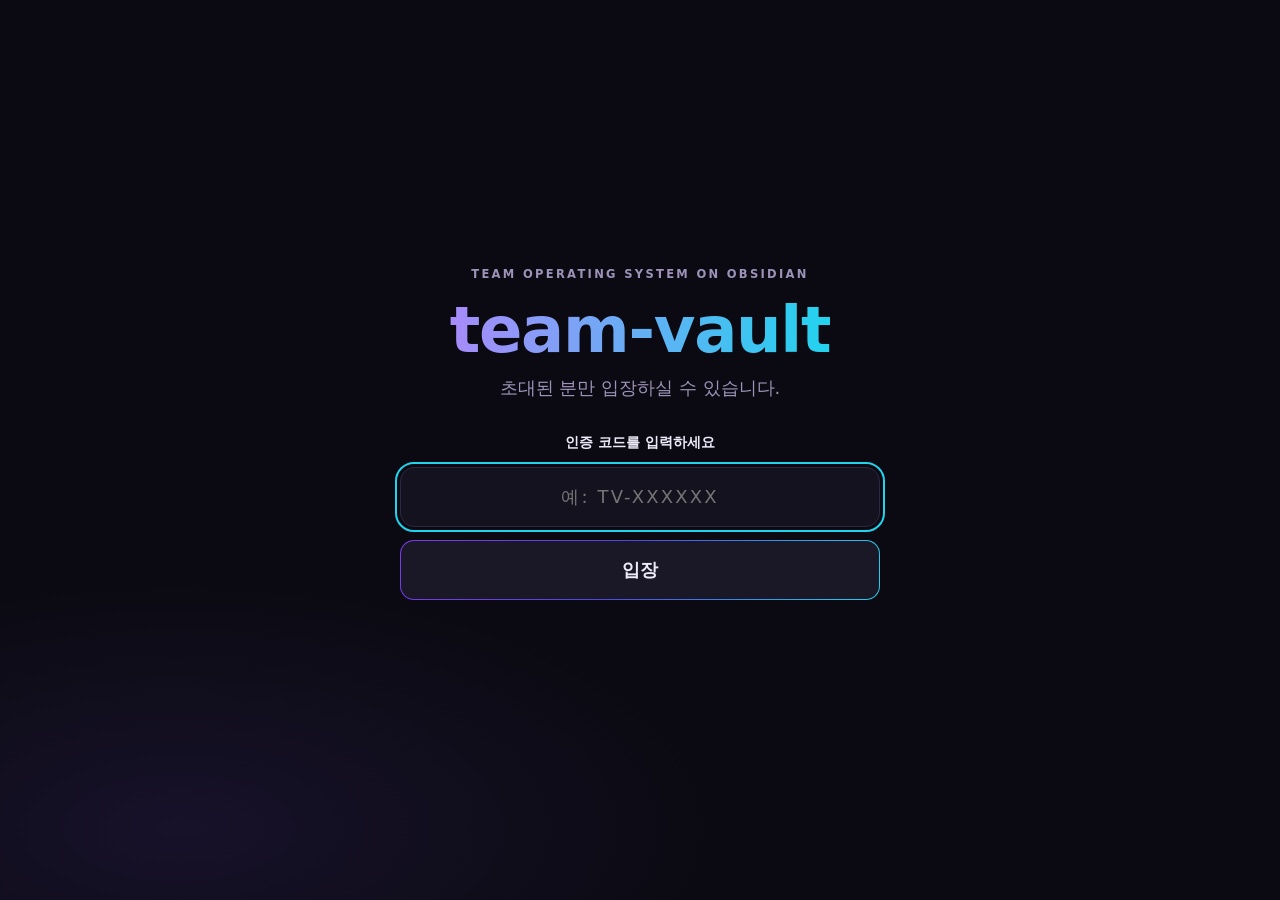
<file: index.html>
<!DOCTYPE html>
<html lang="ko">
<head>
  <meta charset="UTF-8">
  <meta name="viewport" content="width=device-width, initial-scale=1.0">
  <title>team-vault — 초대 전용</title>
  <meta name="description" content="team-vault — 초대된 분만 입장하실 수 있습니다.">
  <meta name="theme-color" content="#0b0a12">
  <link rel="icon" href="data:image/svg+xml,%3Csvg xmlns='http://www.w3.org/2000/svg' viewBox='0 0 64 64'%3E%3Cdefs%3E%3ClinearGradient id='g' x1='0' y1='0' x2='1' y2='1'%3E%3Cstop offset='0' stop-color='%237c3aed'/%3E%3Cstop offset='1' stop-color='%234f46e5'/%3E%3C/linearGradient%3E%3C/defs%3E%3Crect width='64' height='64' rx='14' fill='url(%23g)'/%3E%3Ccircle cx='32' cy='18' r='5' fill='%23fff'/%3E%3Ccircle cx='18' cy='42' r='5' fill='%23fff'/%3E%3Ccircle cx='46' cy='42' r='5' fill='%23fff'/%3E%3Cpath d='M32 18L18 42M32 18L46 42M18 42L46 42' stroke='%23fff' stroke-width='3' stroke-linecap='round'/%3E%3C/svg%3E">
  <link rel="stylesheet" href="styles.css">
</head>
<body>
  <main class="gate-wrap">
    <div class="gate-box">
      <p class="hero-kicker">TEAM OPERATING SYSTEM ON OBSIDIAN</p>
      <h1><span class="grad-text">team-vault</span></h1>
      <p class="gate-lead">초대된 분만 입장하실 수 있습니다.</p>
      <form id="gate-form" autocomplete="off">
        <label class="gate-label" for="gate-input">인증 코드를 입력하세요</label>
        <input id="gate-input" name="code" type="text" inputmode="text" autocomplete="off" autocapitalize="characters" spellcheck="false" aria-describedby="gate-status" placeholder="예: TV-XXXXXX">
        <button type="submit" class="gate-btn">입장</button>
      </form>
      <p id="gate-status" class="gate-status" role="status" aria-live="polite"></p>
    </div>
  </main>
  <script src="codes.js"></script>
  <script src="gate.js"></script>
</body>
</html>
</file>
<file: styles.css>
:root {
  /* 잉크 & 표면 */
  --bg: #0b0a12;
  --bg-elev: #14121f;
  --bg-card: #1a1726;
  --line: #2c2740;
  /* 텍스트 */
  --text: #ece9f8;
  --text-dim: #9b93b8;
  /* 오로라 팔레트 (그라데이션 소재) */
  --violet: #a78bfa;
  --purple: #7c3aed;
  --indigo: #4f46e5;
  --cyan: #22d3ee;
  --grad-aurora: linear-gradient(115deg, var(--purple), var(--indigo) 45%, var(--cyan));
  --grad-text: linear-gradient(90deg, var(--violet), var(--cyan));
  /* 타이포 스케일 (위계 대비 크게) */
  --text-hero: clamp(2.6rem, 1.2rem + 6vw, 6rem);
  --text-h2: clamp(1.6rem, 1rem + 2.5vw, 2.6rem);
  --text-base: clamp(1rem, 0.95rem + 0.3vw, 1.125rem);
  /* 리듬 */
  --space-section: clamp(5rem, 3rem + 8vw, 11rem);
  --radius: 14px;
  --ease: cubic-bezier(0.16, 1, 0.3, 1);
  --dur: 500ms;
  --shadow-panel: 0 18px 36px -24px color-mix(in srgb, var(--bg) 65%, transparent);
  --grad-border: linear-gradient(var(--bg-card), var(--bg-card)) padding-box, var(--grad-aurora) border-box;
  --warn: #ffb4b4;
}
html { scroll-behavior: smooth; }
* { box-sizing: border-box; }
body { margin: 0; color: var(--text);
  /* 히어로→콘텐츠 전환부에 오로라의 여운 존 — 아래로 자연히 사라짐(V6 조화 패스) */
  background:
    radial-gradient(70% 46vh at 14% 92vh, color-mix(in oklab, var(--bg), var(--purple) 13%), transparent 60%),
    radial-gradient(64% 40vh at 88% 138vh, color-mix(in oklab, var(--bg), var(--cyan) 9%), transparent 58%),
    var(--bg);
  font-family: "Pretendard Variable", "Apple SD Gothic Neo", "Segoe UI", "Malgun Gothic", system-ui, sans-serif;
  font-size: var(--text-base); line-height: 1.7; overflow-x: hidden; }
:focus-visible { outline: 2px solid var(--cyan); outline-offset: 3px; border-radius: 4px; }
[hidden] { display: none !important; } /* author display 규칙이 hidden 속성을 이기지 못하게 (W6 리뷰 Critical) */
@media (prefers-reduced-motion: reduce) {
  html { scroll-behavior: auto; }
  *, *::before, *::after { animation: none !important; transition: none !important; }
}

/* ===== Hero (T2) ===== */
#hero {
  position: relative;
  min-height: 100svh;
  display: flex;
  align-items: center;
  overflow: hidden;
  isolation: isolate;
}

/* 오로라 2장: transform만 애니메이트 */
#hero::before,
#hero::after {
  content: "";
  position: absolute;
  inset: -25%;
  z-index: 0;
  pointer-events: none;
  filter: blur(96px);
  will-change: transform;
}

#hero::before {
  background:
    radial-gradient(44% 44% at 22% 28%, rgba(124, 58, 237, .78), transparent 72%),
    radial-gradient(36% 36% at 58% 68%, rgba(79, 70, 229, .68), transparent 72%);
  animation: aurora-drift-a 60s var(--ease) infinite alternate;
}

#hero::after {
  background: radial-gradient(40% 40% at 80% 22%, rgba(34, 211, 238, .57), transparent 72%);
  animation: aurora-drift-b 90s var(--ease) infinite alternate;
}

@keyframes aurora-drift-a {
  0%   { transform: translate3d(0, 0, 0) scale(1); }
  50%  { transform: translate3d(6%, -8%, 0) scale(1.12); }
  100% { transform: translate3d(-6%, 5%, 0) scale(1.05); }
}

@keyframes aurora-drift-b {
  0%   { transform: translate3d(0, 0, 0) scale(1); }
  50%  { transform: translate3d(-9%, 6%, 0) scale(1.08); }
  100% { transform: translate3d(7%, -5%, 0) scale(1); }
}

#graph-canvas {
  position: absolute;
  inset: 0;
  display: block;
  width: 100%;
  height: 100%;
  z-index: 1;
  pointer-events: none; /* hero-inner 클릭·텍스트 선택을 막지 않음 */
}

.hero-inner {
  position: relative;
  z-index: 2;
  max-width: 46rem;
  padding: clamp(1.5rem, 4vw, 3rem) clamp(1.5rem, 8vw, 7rem);
  display: flex;
  flex-direction: column;
  align-items: flex-start;
  text-align: left;
  gap: clamp(0.65rem, 1.4vw, 1.1rem);
}

.hero-kicker {
  margin: 0 0 0.25rem;
  font-size: 0.72rem;
  font-weight: 600;
  letter-spacing: 0.2em;
  text-transform: uppercase;
  color: var(--text-dim);
}

.hero-inner h1 {
  margin: 0;
  font-size: var(--text-hero);
  line-height: 1.04;
  letter-spacing: -0.02em;
  font-weight: 800;
}

.grad-text {
  background: var(--grad-text);
  -webkit-background-clip: text;
  background-clip: text;
  color: transparent;
}

.hero-tagline {
  margin: 0;
  font-size: clamp(1.1rem, 0.95rem + 0.8vw, 1.5rem);
  font-weight: 500;
  color: var(--text);
}

.hero-sub {
  margin: 0;
  max-width: 50ch;
  color: var(--text-dim);
}

.hero-cta {
  position: relative;
  display: inline-flex;
  align-items: center;
  gap: 0.4rem;
  margin-top: clamp(0.75rem, 1.6vw, 1.5rem);
  padding-bottom: 0.3rem;
  color: var(--text);
  font-weight: 600;
  text-decoration: none;
  transition: transform var(--dur) var(--ease);
}

.hero-cta::after {
  content: "";
  position: absolute;
  left: 0;
  right: 0;
  bottom: 0;
  height: 2px;
  background: var(--grad-text);
  transform: scaleX(0);
  transform-origin: left;
  transition: transform var(--dur) var(--ease);
}

.hero-cta:hover,
.hero-cta:focus-visible {
  transform: translateX(4px);
}

.hero-cta:hover::after,
.hero-cta:focus-visible::after {
  transform: scaleX(1);
}

@media (max-width: 640px) {
  .hero-inner { padding-inline: clamp(1.25rem, 6vw, 2rem); }
}

/* ===== Problem (T3): 흩어진 메모가 정렬되는 스크롤 연출 ===== */
#problem {
  padding: var(--space-section) clamp(1.5rem, 6vw, 4rem);
}

.problem-inner {
  max-width: 64rem;
  margin: 0 auto;
}

#problem-heading {
  margin: 0 0 clamp(2.5rem, 4vw, 4rem);
  max-width: 26ch;
  font-size: var(--text-h2);
  font-weight: 800;
  letter-spacing: -0.01em;
  line-height: 1.2;
}

.scatter-field {
  display: flex;
  flex-wrap: wrap;
  align-items: flex-start;
  gap: clamp(1rem, 2vw, 1.75rem);
}

.scatter-note {
  position: relative;
  flex: 1 1 clamp(13rem, 24vw, 17rem);
  max-width: 22rem;
  padding: 1.4rem 1.5rem 1.6rem;
  background: var(--bg-card);
  border: 1px solid var(--line);
  border-radius: var(--radius);
  box-shadow: 0 18px 36px -24px rgba(0, 0, 0, .65);
  color: var(--text-dim);
  font-size: 0.98rem;
  line-height: 1.55;
  transform: translate(var(--rx, 0px), var(--ry, 0px)) rotate(var(--rr, 0deg));
  opacity: .85;
  transition: transform var(--dur) var(--ease), opacity var(--dur) var(--ease);
}

/* washi 테이프: 카드 transform과 별개 레이어, settled와 충돌 없음 */
.scatter-note::before {
  content: "";
  position: absolute;
  top: -9px;
  left: 1.6rem;
  width: 2.4rem;
  height: 1rem;
  border-radius: 2px;
  background: color-mix(in srgb, var(--violet) 32%, transparent);
  transform: rotate(-3deg);
}

.scatter-note:hover {
  transform: translateY(-6px) rotate(var(--rr, 0deg));
  box-shadow: 0 24px 44px -20px rgba(0, 0, 0, .7);
}

.scatter-field.settled .scatter-note {
  transform: none;
  opacity: 1;
}

.scatter-field.settled .scatter-note:hover {
  transform: translateY(-6px);
}

/* 마소니: 균일 그리드 방지용 미세 변주 */
.scatter-note:nth-child(2n) {
  background: color-mix(in oklab, var(--bg-card), var(--violet) 7%);
  border-radius: 4px var(--radius) 4px var(--radius);
}

.scatter-note:nth-child(3n) {
  background: color-mix(in oklab, var(--bg-card), var(--cyan) 6%);
  margin-top: clamp(0.75rem, 2vw, 1.75rem);
}

.scatter-note:nth-child(3n+1) {
  border-radius: var(--radius) 4px var(--radius) 4px;
}

.scatter-note:nth-child(odd)::before {
  left: auto;
  right: 1.8rem;
  background: color-mix(in srgb, var(--cyan) 30%, transparent);
  transform: rotate(4deg);
}

.settle-caption {
  margin: clamp(2.5rem, 4vw, 4rem) 0 0;
  max-width: 44ch;
  color: var(--text);
  font-size: clamp(1.05rem, 0.95rem + 0.5vw, 1.3rem);
  font-weight: 600;
  opacity: 0;
  transition: opacity var(--dur) var(--ease);
}

/* settled 후 형제선택자로 페이드인 (6*60ms + 200ms 지연) */
.scatter-field.settled ~ .settle-caption {
  opacity: 1;
  transition-delay: calc(6 * 60ms + 200ms);
}

@media (max-width: 640px) {
  .scatter-note { flex: 1 1 100%; max-width: 100%; }
}

/* ===== Structure (T4): 클릭형 폴더 트리 + 경계 한 줄 ===== */
#structure {
  padding: var(--space-section) clamp(1.5rem, 6vw, 4rem);
}

.structure-inner {
  max-width: 68rem;
  margin: 0 auto;
}

#structure-heading {
  margin: 0 0 clamp(2.5rem, 4vw, 4rem);
  max-width: 30ch;
  font-size: var(--text-h2);
  font-weight: 800;
  letter-spacing: -0.01em;
  line-height: 1.2;
}

.structure-layout {
  display: grid;
  grid-template-columns: minmax(0, 1fr) minmax(0, 1.15fr);
  gap: clamp(1.5rem, 3vw, 3rem);
  align-items: start;
}

.tree-list {
  list-style: none;
  margin: 0;
  padding: 0 0 0 1.1rem;
  border-left: 1px solid var(--line);
  display: flex;
  flex-direction: column;
  gap: 0.5rem;
}

.tree-item {
  display: flex;
  align-items: baseline;
  gap: 0.85rem;
  width: 100%;
  margin: 0;
  padding: 0.85rem 1.1rem;
  border-radius: var(--radius);
  border: 1px solid transparent;
  background: var(--bg-card);
  color: var(--text-dim);
  font: inherit;
  text-align: left;
  cursor: pointer;
  transition: color var(--dur) var(--ease), transform var(--dur) var(--ease); /* background 제거: 그라데이션↔단색 보간 불가(죽은 트랜지션) */
}

.tree-num {
  flex: 0 0 auto;
  min-width: 2.4ch;
  font-family: ui-monospace, "Cascadia Code", "SFMono-Regular", Consolas, monospace;
  font-size: 0.85rem;
  letter-spacing: 0.02em;
  color: var(--text-dim);
  opacity: 0.75;
}

.tree-name {
  font-family: ui-monospace, "Cascadia Code", "SFMono-Regular", Consolas, monospace;
  font-size: 0.98rem;
  font-weight: 600;
}

.tree-item:hover,
.tree-item[aria-current="true"] {
  background: var(--grad-border);
  border: 1px solid transparent;
  color: var(--text);
}

.tree-item:hover { transform: translateX(4px); }

.tree-item[aria-current="true"] .tree-num {
  opacity: 1;
  background: var(--grad-text);
  -webkit-background-clip: text;
  background-clip: text;
  color: transparent;
}

.tree-detail {
  background: var(--bg-card);
  border: 1px solid var(--line);
  border-radius: var(--radius);
  padding: clamp(1.75rem, 3vw, 2.5rem);
  min-height: 14rem;
  display: flex;
  flex-direction: column;
  justify-content: center;
  gap: 0.5rem;
  box-shadow: var(--shadow-panel);
}

.tree-detail-eyebrow {
  margin: 0;
  font-size: 0.72rem;
  font-weight: 600;
  letter-spacing: 0.2em;
  text-transform: uppercase;
  color: var(--text-dim);
}

.tree-detail-name {
  margin: 0;
  font-family: ui-monospace, "Cascadia Code", "SFMono-Regular", Consolas, monospace;
  font-size: clamp(1.2rem, 1rem + 0.6vw, 1.5rem);
  font-weight: 700;
  color: var(--text);
}

.tree-detail-desc {
  margin: 0;
  max-width: 42ch;
  color: var(--text-dim);
}

.tree-detail.is-animating {
  animation: detail-in var(--dur) var(--ease);
}

@keyframes detail-in {
  0%   { opacity: 0; transform: translateY(8px); }
  100% { opacity: 1; transform: translateY(0); }
}

.boundary-quote {
  margin: clamp(3rem, 5vw, 5rem) 0 0;
  max-width: 48ch;
  font-size: clamp(1.05rem, 0.95rem + 0.5vw, 1.3rem);
  font-weight: 600;
  line-height: 1.5;
  color: var(--text);
}

.boundary-quote .grad-text {
  font-size: 1.6em;
  font-weight: 800;
  vertical-align: -0.1em;
}

@media (max-width: 900px) {
  .structure-layout { grid-template-columns: 1fr; }
}

/* ===== Demo (T5): 입력 → frontmatter 타이핑 → 대시보드 착지 ===== */
#demo {
  padding: var(--space-section) clamp(1.5rem, 6vw, 4rem);
}

.demo-inner {
  max-width: 72rem;
  margin: 0 auto;
}

#demo-heading {
  margin: 0 0 0.75rem;
  max-width: 30ch;
  font-size: var(--text-h2);
  font-weight: 800;
  letter-spacing: -0.01em;
  line-height: 1.2;
}

.demo-lead {
  margin: 0 0 clamp(2.5rem, 4vw, 4rem);
  max-width: 52ch;
  color: var(--text-dim);
}

.demo-flow {
  display: flex;
  align-items: stretch;
  gap: clamp(1rem, 2.5vw, 2rem);
}

.demo-step {
  flex: 1 1 0;
  min-width: 0;
  display: flex;
  flex-direction: column;
  background: var(--bg-card);
  border: 1px solid var(--line);
  border-radius: var(--radius);
  padding: clamp(1.25rem, 2vw, 1.75rem);
  box-shadow: var(--shadow-panel);
}

.demo-step-label {
  margin: 0 0 1rem;
  font-size: 0.72rem;
  font-weight: 600;
  letter-spacing: 0.2em;
  text-transform: uppercase;
  color: var(--text-dim);
}

.demo-arrow {
  align-self: center;
  flex: 0 0 auto;
  font-size: 1.3rem;
  color: var(--text-dim);
}

/* --- STEP 1: 폼 --- */
#demo-form {
  display: flex;
  flex-direction: column;
  gap: 0.85rem;
}

.demo-field {
  display: flex;
  flex-direction: column;
  gap: 0.35rem;
  font-size: 0.85rem;
  color: var(--text-dim);
}

.demo-field input {
  font: inherit;
  font-size: var(--text-base);
  color: var(--text);
  background: var(--bg-elev);
  border: 1px solid var(--line);
  border-radius: calc(var(--radius) - 6px);
  padding: 0.65rem 0.85rem;
  transition: border-color var(--dur) var(--ease);
}

.demo-field input:hover {
  border-color: color-mix(in oklab, var(--line), var(--violet) 40%);
}

.demo-field input::placeholder {
  color: var(--text-dim);
  opacity: 0.55;
}

#demo-submit {
  margin-top: 0.4rem;
  padding: 0.8rem 1.2rem;
  border: none;
  border-radius: calc(var(--radius) - 6px);
  background: var(--grad-aurora);
  color: var(--text);
  font: inherit;
  font-weight: 700;
  cursor: pointer;
  transition: transform var(--dur) var(--ease), box-shadow var(--dur) var(--ease);
}

#demo-submit:hover {
  transform: translateY(-2px);
  box-shadow: 0 14px 28px -16px color-mix(in srgb, var(--purple) 60%, transparent);
}

#demo-submit:active {
  transform: translateY(0);
}

.demo-hint {
  margin: 0.9rem 0 0;
  font-size: 0.85rem;
  color: var(--text-dim);
}

/* --- STEP 2: 코드 패널 --- */
.demo-step-code {
  background: var(--bg-elev);
}

#fm-code {
  flex: 1;
  margin: 0;
  min-height: 14rem;
  padding: 1rem;
  background: var(--bg);
  border: 1px solid var(--line);
  border-radius: calc(var(--radius) - 6px);
  color: color-mix(in oklab, var(--text), var(--violet) 25%);
  font-family: ui-monospace, "Cascadia Code", "SFMono-Regular", Consolas, monospace;
  font-size: 0.92rem;
  line-height: 1.6;
  white-space: pre-wrap;
  word-break: break-word;
  overflow: auto;
}

/* --- STEP 3: 대시보드 표 --- */
.table-wrap {
  width: 100%;
  overflow-x: auto; /* 좁은 폭·긴 방문자 입력값이 표를 넓혀도 페이지가 아니라 이 안에서만 스크롤 */
}

#demo-board {
  width: 100%;
  border-collapse: collapse;
  font-size: 0.9rem;
}

#demo-board th {
  padding: 0.6rem 0.5rem;
  border-bottom: 1px solid var(--line);
  text-align: left;
  font-size: 0.72rem;
  font-weight: 600;
  letter-spacing: 0.08em;
  text-transform: uppercase;
  color: var(--text-dim);
}

#demo-board td {
  padding: 0.65rem 0.5rem;
  border-bottom: 1px solid var(--line);
  color: var(--text);
}

/* fly-in→landed 착지 연출, transform/opacity만 */
#demo-board tbody tr {
  transition: transform var(--dur) var(--ease), opacity var(--dur) var(--ease);
}

#demo-board tbody tr.fly-in {
  transform: translateY(24px);
  opacity: 0;
}

#demo-board tbody tr.fly-in.landed {
  transform: none;
  opacity: 1;
}

.chip {
  display: inline-block;
  padding: 0.2rem 0.65rem;
  border-radius: 999px;
  background: color-mix(in oklab, var(--bg-card), var(--violet) 30%);
  color: var(--text);
  font-size: 0.72rem;
  font-weight: 700;
  text-transform: uppercase;
  letter-spacing: 0.04em;
}

@media (max-width: 900px) {
  .demo-flow { flex-direction: column; }
  .demo-arrow { transform: rotate(90deg); }
}

/* ===== Onboarding (T6): WAI-ARIA 탭 패턴 — L0~L3 ===== */
#onboarding {
  padding: var(--space-section) clamp(1.5rem, 6vw, 4rem);
}

.onboarding-inner {
  max-width: 56rem;
  margin: 0 auto;
}

#onboarding-heading {
  margin: 0 0 clamp(2.5rem, 4vw, 4rem);
  max-width: 26ch;
  font-size: var(--text-h2);
  font-weight: 800;
  letter-spacing: -0.01em;
  line-height: 1.2;
}

.onboarding-tablist {
  display: flex;
  gap: 0.75rem;
}

.onboarding-tab {
  flex: 1 1 0;
  min-width: 0;
  display: flex;
  flex-direction: column;
  gap: 0.3rem;
  padding: 1rem 1.1rem;
  background: var(--bg-card);
  border: 1px solid var(--line);
  border-radius: var(--radius);
  color: var(--text-dim);
  font: inherit;
  text-align: left;
  cursor: pointer;
  transition: color var(--dur) var(--ease), transform var(--dur) var(--ease), background var(--dur) var(--ease);
}

.onboarding-tab-level {
  font-family: ui-monospace, "Cascadia Code", "SFMono-Regular", Consolas, monospace;
  font-size: 1.2rem;
  font-weight: 800;
  color: inherit;
}

.onboarding-tab-time {
  font-size: 0.8rem;
  opacity: 0.8;
}

.onboarding-tab:hover,
.onboarding-tab[aria-selected="true"] {
  background: var(--grad-border);
  border: 1px solid transparent;
  color: var(--text);
}

.onboarding-tab:hover { transform: translateY(-3px); }

.onboarding-tab[aria-selected="true"] .onboarding-tab-level {
  background: var(--grad-text);
  -webkit-background-clip: text;
  background-clip: text;
  color: transparent;
}

.onboarding-panels {
  margin-top: 1.25rem;
}

.onboarding-panel {
  background: var(--bg-card);
  border: 1px solid var(--line);
  border-radius: var(--radius);
  padding: clamp(1.75rem, 3vw, 2.5rem);
  min-height: 9rem;
  display: flex;
  flex-direction: column;
  justify-content: center;
  gap: 0.6rem;
  box-shadow: var(--shadow-panel);
}

.onboarding-panel-meta {
  margin: 0;
  font-size: 0.72rem;
  font-weight: 600;
  letter-spacing: 0.14em;
  text-transform: uppercase;
  color: var(--text-dim);
}

.onboarding-panel-what {
  margin: 0;
  max-width: 48ch;
  font-size: clamp(1.05rem, 0.95rem + 0.4vw, 1.2rem);
  color: var(--text);
}

.onboarding-note {
  margin: clamp(2rem, 3.5vw, 3rem) 0 0;
  padding: 1rem 1.25rem;
  max-width: 48ch;
  border-left: 3px solid var(--violet);
  background: color-mix(in oklab, var(--bg-card), var(--violet) 6%);
  border-radius: 0 var(--radius) var(--radius) 0;
  font-size: clamp(1rem, 0.95rem + 0.2vw, 1.1rem);
  font-weight: 600;
  color: var(--text);
}

@media (max-width: 600px) {
  .onboarding-tablist {
    display: grid;
    grid-template-columns: repeat(2, 1fr);
  }
}

/* ===== Start / 지금 시작하기 (V5) ===== */
#start {
  padding: var(--space-section) clamp(1.5rem, 6vw, 4rem);
}

.start-inner {
  max-width: 72rem;
  margin: 0 auto;
}

#start-heading {
  margin: 0 0 0.75rem;
  font-size: var(--text-h2);
  font-weight: 800;
  letter-spacing: -0.01em;
  line-height: 1.2;
}

.start-lead {
  margin: 0 0 clamp(2.5rem, 4vw, 3.5rem);
  max-width: 40ch;
  font-size: clamp(1.05rem, 0.95rem + 0.5vw, 1.3rem);
  color: var(--text-dim);
}

.start-steps {
  list-style: none;
  margin: 0 0 clamp(2rem, 3vw, 3rem);
  padding: 0;
  display: grid;
  grid-template-columns: repeat(auto-fit, minmax(min(15rem, 100%), 1fr));
  gap: clamp(1.25rem, 2.5vw, 2rem);
}

.start-step {
  padding: clamp(1.4rem, 2.2vw, 1.9rem);
  background: var(--bg-card);
  border: 1px solid var(--line);
  border-radius: var(--radius);
  box-shadow: var(--shadow-panel);
}

.start-step-num {
  display: block;
  margin-bottom: 0.6rem;
  font-family: ui-monospace, "Cascadia Code", "Consolas", monospace;
  font-size: 1.4rem;
  font-weight: 700;
  background: var(--grad-text);
  -webkit-background-clip: text;
  background-clip: text;
  color: transparent;
}

.start-step-title {
  margin: 0 0 0.4rem;
  font-size: 1.05rem;
  font-weight: 700;
}

.start-step-desc {
  margin: 0;
  color: var(--text-dim);
  font-size: 0.95rem;
}

.start-actions {
  display: flex;
  flex-wrap: wrap;
  align-items: center;
  gap: 1rem 1.75rem;
}

.start-cta {
  display: inline-flex;
  align-items: center;
  gap: 0.4rem;
  padding: 0.7rem 1.4rem;
  border: 1px solid transparent;
  border-radius: 999px;
  background: var(--grad-border);
  color: var(--text);
  font-weight: 600;
  text-decoration: none;
  transition: transform var(--dur) var(--ease);
}

.start-cta::after { content: "→"; transition: transform var(--dur) var(--ease); }
.start-cta:hover, .start-cta:focus-visible { transform: translateY(-2px); }
.start-cta:hover::after, .start-cta:focus-visible::after { transform: translateX(4px); }

.start-repo-link {
  color: var(--text-dim);
  font-weight: 600;
  text-decoration: none;
  border-bottom: 1px solid color-mix(in srgb, var(--violet) 40%, transparent);
  transition: color var(--dur) var(--ease);
}
.start-repo-link:hover, .start-repo-link:focus-visible { color: var(--violet); }

/* ===== Next / 확장 슬롯 (T6): projects 배열 렌더 ===== */
#next {
  padding: var(--space-section) clamp(1.5rem, 6vw, 4rem);
}

.next-inner {
  max-width: 72rem;
  margin: 0 auto;
}

#next-heading {
  margin: 0 0 clamp(2.5rem, 4vw, 4rem);
  max-width: 28ch;
  font-size: var(--text-h2);
  font-weight: 800;
  letter-spacing: -0.01em;
  line-height: 1.2;
}

.projects-grid {
  display: grid;
  grid-template-columns: repeat(auto-fit, minmax(min(18rem, 100%), 1fr)); /* 320px 등 18rem보다 좁은 컨테이너에서 트랙 강제 확장 방지 */
  gap: clamp(1.25rem, 2.5vw, 2rem);
}

.project-card {
  position: relative;
  display: flex;
  flex-direction: column;
  gap: 0.75rem;
  padding: clamp(1.5rem, 2.5vw, 2rem);
  background: var(--bg-card);
  border: 1px solid var(--line);
  border-radius: var(--radius);
  color: var(--text);
  text-decoration: none;
  box-shadow: var(--shadow-panel);
  transition: transform var(--dur) var(--ease), border-color var(--dur) var(--ease);
}

.project-name {
  margin: 0;
  font-size: clamp(1.1rem, 1rem + 0.3vw, 1.3rem);
  font-weight: 700;
}

.project-desc {
  margin: 0;
  max-width: 42ch;
  color: var(--text-dim);
}

.project-badge {
  order: -1;
  align-self: flex-start;
  padding: 0.25rem 0.7rem;
  border-radius: 999px;
  background: color-mix(in oklab, var(--bg-card), var(--violet) 30%);
  font-size: 0.72rem;
  font-weight: 700;
  letter-spacing: 0.04em;
}

/* wip: 대각 스트라이프 배경, 링크 없음 */
.project-card--wip {
  background:
    repeating-linear-gradient(
      135deg,
      color-mix(in oklab, var(--bg-card), var(--violet) 9%) 0px,
      color-mix(in oklab, var(--bg-card), var(--violet) 9%) 12px,
      var(--bg-card) 12px,
      var(--bg-card) 24px
    );
}

.project-card--live {
  cursor: pointer;
}

.project-card--live::after {
  content: "→";
  align-self: flex-start;
  margin-top: auto;
  color: var(--text-dim);
  transition: transform var(--dur) var(--ease);
}

.project-card--live:hover,
.project-card--live:focus-visible {
  transform: translateY(-4px);
  border-color: transparent;
  background: var(--grad-border);
}

.project-card--live:hover::after,
.project-card--live:focus-visible::after {
  transform: translateX(4px);
}

/* ===== Footer (T6): 스택·원칙·크레딧 ===== */
#footer {
  padding: clamp(3rem, 5vw, 4.5rem) clamp(1.5rem, 6vw, 4rem) clamp(2.5rem, 4vw, 3.5rem);
  border-top: 1px solid var(--line);
}

.footer-inner {
  max-width: 56rem;
  margin: 0 auto;
  display: flex;
  flex-direction: column;
  gap: 1.5rem;
}

.footer-stack {
  margin: 0;
  font-size: 0.85rem;
  color: var(--text-dim);
}

.footer-principles {
  list-style: none;
  margin: 0;
  padding: 0;
  display: flex;
  flex-wrap: wrap;
  gap: 0.75rem 1.5rem;
}

.footer-principles li {
  color: var(--text);
  font-weight: 600;
  font-size: 0.92rem;
  transition: color var(--dur) var(--ease);
}

.footer-principles li:hover {
  color: var(--violet);
}

.footer-links {
  margin: 0;
}

.footer-github {
  color: var(--text-dim);
  font-weight: 600;
  font-size: 0.9rem;
  text-decoration: none;
  border-bottom: 1px solid color-mix(in srgb, var(--violet) 40%, transparent);
  transition: color var(--dur) var(--ease);
}
.footer-github:hover, .footer-github:focus-visible { color: var(--violet); }

.footer-credit {
  margin: 0;
  font-size: 0.8rem;
  color: var(--text-dim);
}

@media (max-width: 640px) {
  .onboarding-tablist { gap: 0.5rem; }
}

/* ===== Guide (V3~V4) ===== */
.guide-hero { position: relative; min-height: clamp(16rem, 36vh, 24rem); display: flex; flex-direction: column; justify-content: flex-end; gap: 0.6rem; padding: 1.5rem clamp(1.5rem, 6vw, 4rem) 2.5rem; overflow: hidden; isolation: isolate; border-bottom: 1px solid var(--line); }
.guide-hero::before { content: ""; position: absolute; inset: -40%; z-index: -1; pointer-events: none; background: var(--grad-aurora); opacity: 0.25; filter: blur(96px); animation: aurora-drift-a 60s var(--ease) infinite alternate; }
.guide-nav { margin-bottom: auto; }
.guide-back, .guide-toc a, .guide-footer a { color: var(--text-dim); font-weight: 600; text-decoration: none; }
.guide-back:hover, .guide-toc a:hover, .guide-footer a:hover { color: var(--text); }
.guide-hero h1 { margin: 0; font-size: clamp(2rem, 1rem + 4vw, 3.6rem); line-height: 1.1; font-weight: 800; }
.guide-sub { margin: 0; max-width: 52ch; color: var(--text-dim); }
.guide-toc { display: flex; flex-wrap: wrap; gap: 0.5rem 1.4rem; }
.guide-section { max-width: 64rem; margin: 0 auto; padding: var(--space-section) clamp(1.5rem, 6vw, 4rem); }
.guide-section h2 { margin: 0 0 0.75rem; font-size: var(--text-h2); font-weight: 800; line-height: 1.2; }
.guide-lead { margin: 0 0 2rem; max-width: 60ch; color: var(--text-dim); }
.stepper-progress { margin: 0 0 1.25rem; min-height: 1.2em; font-size: 0.85rem; color: var(--text-dim); }
.stepper, .starter-steps { list-style: none; }
/* JS 렌더 콘텐츠의 공간 예약 — CLS 방지(V8 Lighthouse). 데스크톱 기준, 모바일은 아래 미디어쿼리 */
.stepper { min-height: 56rem; }
.usage-grid { min-height: 29rem; }
.prompts-list { min-height: 18rem; }
.slack-grid { min-height: 28rem; }
.starter-steps { min-height: 34rem; }
.stepper, .starter-steps, .prompts-list { margin: 0; padding: 0; display: flex; flex-direction: column; gap: 1rem; }
.step, .starter-step, .guide-card { background: var(--bg-card); border: 1px solid var(--line); border-radius: var(--radius); padding: 1.5rem; box-shadow: var(--shadow-panel); }
.step { display: flex; gap: 1rem; }
.step-check { flex: 0 0 2.75rem; height: 2.75rem; border: 1px solid var(--line); border-radius: 50%; background: var(--bg-elev); color: var(--text); font: inherit; cursor: pointer; }
.step-check[aria-pressed="true"] { background: var(--grad-aurora); border-color: transparent; }
.step-check[aria-pressed="true"] .step-num { display: none; }
.step-check[aria-pressed="true"]::after { content: "✓"; }
.step--done .step-title { color: var(--text-dim); }
.step-body { min-width: 0; flex: 1; display: flex; flex-direction: column; gap: 0.55rem; }
.step-title, .guide-card h3, .starter-step h3 { margin: 0; font-size: 1.05rem; }
.step-desc, .guide-card p, .starter-step p { margin: 0; color: var(--text-dim); }
.step-link, .slack-canonical a { align-self: flex-start; color: var(--text); font-weight: 600; text-decoration-color: var(--violet); }
.step-link:hover, .slack-canonical a:hover { text-decoration-color: var(--cyan); }
.copy-row { display: flex; align-items: center; gap: 0.6rem; padding: 0.55rem 0.9rem; background: var(--bg); border: 1px solid var(--line); border-radius: calc(var(--radius) - 6px); }
.copy-text, .slack-card h3 { font-family: ui-monospace, "Cascadia Code", "SFMono-Regular", Consolas, monospace; }
.copy-text { flex: 1; min-width: 0; overflow-x: auto; font-size: 0.88rem; color: color-mix(in oklab, var(--text), var(--violet) 25%); }
.copy-btn, .starter-download { border: none; border-radius: calc(var(--radius) - 6px); background: var(--grad-aurora); color: var(--text); font: inherit; font-weight: 700; text-decoration: none; cursor: pointer; }
.copy-btn { flex: 0 0 auto; padding: 0.45rem 0.9rem; font-size: 0.85rem; }
.copy-btn:hover, .starter-download:hover, .step-check:hover { filter: brightness(1.15); }
.copy-btn:active { transform: translateY(1px); }
.copy-status { font-size: 0.8rem; color: var(--cyan); }
.usage-grid, .slack-grid { display: grid; grid-template-columns: repeat(auto-fit, minmax(18rem, 1fr)); gap: 1.25rem; }
.guide-card, .starter-step { display: flex; flex-direction: column; gap: 0.5rem; }
a.guide-card { color: var(--text); text-decoration: none; }
a.guide-card:hover, a.guide-card:focus-visible { border-color: transparent; background: var(--grad-border); }
.prompts-heading { margin: 2.5rem 0 1rem; font-size: 1.2rem; }
.prompt-label, .slack-order { margin: 0 0 0.4rem; font-size: 0.75rem; font-weight: 700; color: var(--text-dim); }
.slack-order { margin: 0; }
.slack-canonical { margin: 1.5rem 0 0; }
.starter-downloads { display: flex; flex-wrap: wrap; gap: 0.75rem; margin: 0 0 1.5rem; }
.starter-download { display: inline-flex; padding: 0.8rem 1.4rem; }
.starter-notice { margin: 1.5rem 0 0; padding: 1rem 1.25rem; border-left: 3px solid var(--violet); background: color-mix(in oklab, var(--bg-card), var(--violet) 6%); }
.guide-footer { border-top: 1px solid var(--line); padding: 3rem clamp(1.5rem, 6vw, 4rem); }
/* 모바일 1열 리플로우 시 더 큰 예약(CLS) */
@media (max-width: 640px) {
  .stepper { min-height: 64rem; }
  .usage-grid, .slack-grid { min-height: 56rem; }
  .starter-steps { min-height: 40rem; }
}
@media (max-width: 640px) { .usage-grid, .slack-grid { grid-template-columns: 1fr; } .copy-row { flex-wrap: wrap; } }

/* ===== Access Gate (초대 대문, G3) ===== */
.gate-wrap { min-height: 100svh; display: grid; place-items: center; padding: clamp(1.5rem, 6vw, 4rem); }
.gate-box { position: relative; z-index: 2; width: min(30rem, 100%); display: flex; flex-direction: column; gap: 0.55rem; text-align: center; }
.gate-box .hero-kicker { text-align: center; }
.gate-box h1 { margin: 0; font-size: clamp(2.4rem, 1.5rem + 4vw, 4rem); font-weight: 800; letter-spacing: -0.02em; line-height: 1.05; }
.gate-lead { margin: 0 0 1.1rem; color: var(--text-dim); }
#gate-form { display: flex; flex-direction: column; gap: 0.8rem; }
.gate-label { font-size: 0.9rem; font-weight: 600; color: var(--text); }
#gate-input { width: 100%; padding: 0.85rem 1rem; text-align: center; letter-spacing: 0.12em; font: inherit; color: var(--text); background: var(--bg-elev); border: 1px solid var(--line); border-radius: var(--radius); }
.gate-btn { padding: 0.85rem 1rem; border: 1px solid transparent; border-radius: var(--radius); background: var(--grad-border); color: var(--text); font: inherit; font-weight: 700; cursor: pointer; transition: transform var(--dur) var(--ease); }
.gate-btn:hover, .gate-btn:focus-visible { transform: translateY(-2px); }
.gate-status { min-height: 1.4em; margin: 0.4rem 0 0; color: var(--warn); font-size: 0.9rem; }
@keyframes gate-shake { 0%,100%{transform:translateX(0)} 20%,60%{transform:translateX(-8px)} 40%,80%{transform:translateX(8px)} }
.gate-box.shake { animation: gate-shake 0.4s var(--ease); }
</file>
